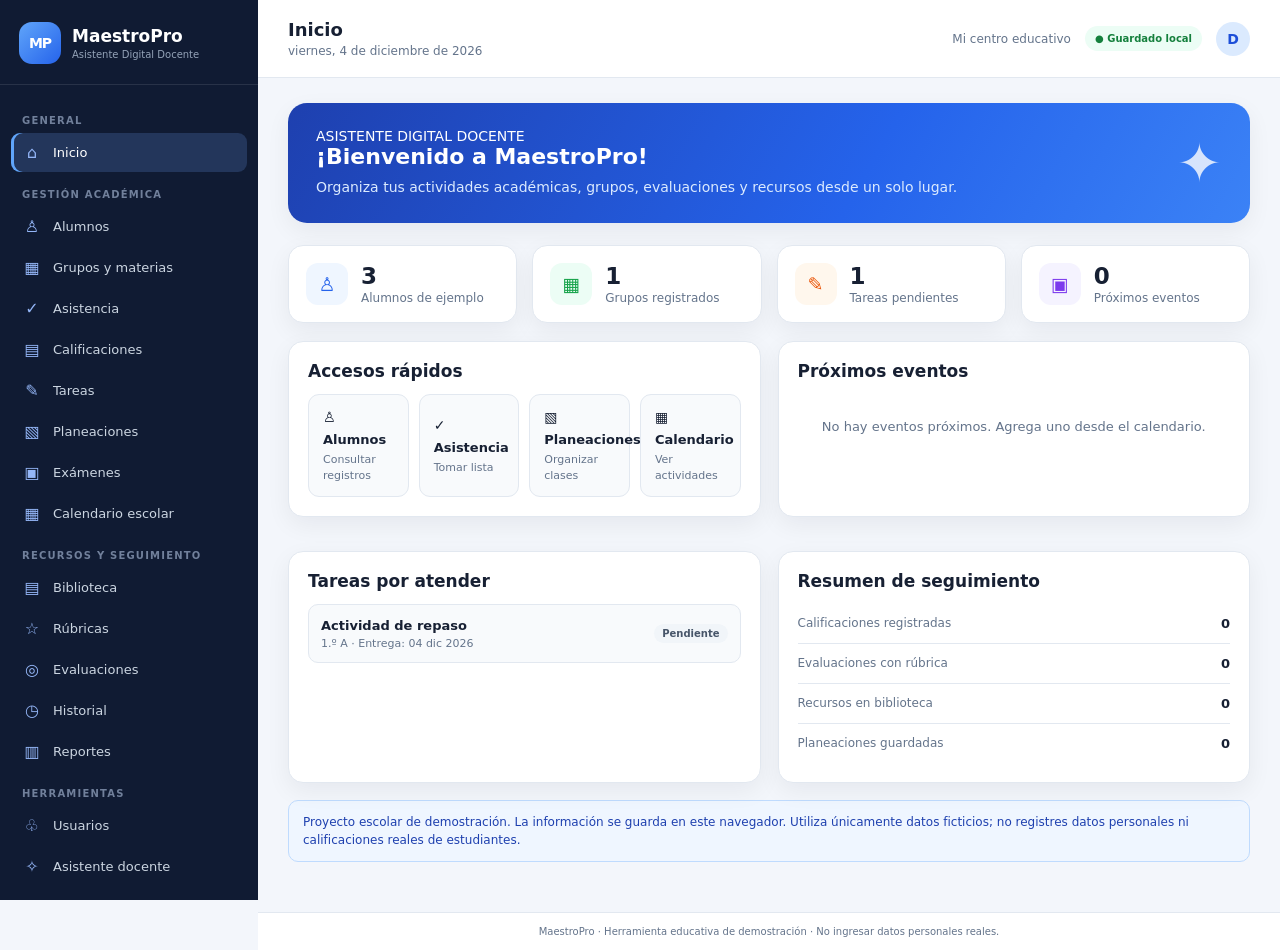
<file: MaestroPro-Nuevo/index.html>
<!DOCTYPE html>
<html lang="es">
<head>
  <meta charset="UTF-8">
  <meta name="viewport" content="width=device-width, initial-scale=1.0">
  <meta name="theme-color" content="#1d4ed8">
  <meta name="description" content="MaestroPro: asistente digital para organizar actividades docentes.">
  <title>MaestroPro | Asistente Digital Docente</title>
  <link rel="stylesheet" href="css/styles.css">
</head>
<body>
  <div class="app-shell">
    <aside class="sidebar" id="sidebar">
      <div class="brand">
        <div class="brand-mark">MP</div>
        <div><strong>MaestroPro</strong><small>Asistente Digital Docente</small></div>
      </div>
      <nav class="main-nav" aria-label="Navegación principal">
        <p class="nav-caption">GENERAL</p>
        <button class="nav-link active" data-page="inicio"><span>⌂</span> Inicio</button>
        <p class="nav-caption">GESTIÓN ACADÉMICA</p>
        <button class="nav-link" data-page="alumnos"><span>♙</span> Alumnos</button>
        <button class="nav-link" data-page="grupos"><span>▦</span> Grupos y materias</button>
        <button class="nav-link" data-page="asistencia"><span>✓</span> Asistencia</button>
        <button class="nav-link" data-page="calificaciones"><span>▤</span> Calificaciones</button>
        <button class="nav-link" data-page="tareas"><span>✎</span> Tareas</button>
        <button class="nav-link" data-page="planeaciones"><span>▧</span> Planeaciones</button>
        <button class="nav-link" data-page="examenes"><span>▣</span> Exámenes</button>
        <button class="nav-link" data-page="calendario"><span>▦</span> Calendario escolar</button>
        <p class="nav-caption">RECURSOS Y SEGUIMIENTO</p>
        <button class="nav-link" data-page="biblioteca"><span>▤</span> Biblioteca</button>
        <button class="nav-link" data-page="rubricas"><span>☆</span> Rúbricas</button>
        <button class="nav-link" data-page="evaluaciones"><span>◎</span> Evaluaciones</button>
        <button class="nav-link" data-page="historial"><span>◷</span> Historial</button>
        <button class="nav-link" data-page="reportes"><span>▥</span> Reportes</button>
        <p class="nav-caption">HERRAMIENTAS</p>
        <button class="nav-link" data-page="usuarios"><span>♧</span> Usuarios</button>
        <button class="nav-link" data-page="asistente"><span>✧</span> Asistente docente</button>
        <button class="nav-link" data-page="respaldos"><span>⇧</span> Respaldos</button>
        <button class="nav-link" data-page="configuracion"><span>⚙</span> Configuración</button>
      </nav>
      <div class="sidebar-footer"><span class="status-dot"></span> Proyecto escolar · Modo local</div>
    </aside>

    <main class="main-area">
      <header class="topbar">
        <div class="topbar-left">
          <button class="icon-button menu-toggle" id="menuToggle" aria-label="Abrir menú">☰</button>
          <div><h1 id="pageTitle">Inicio</h1><p id="currentDate"></p></div>
        </div>
        <div class="topbar-right">
          <span class="school-label" id="schoolLabel">Mi centro educativo</span><span class="local-chip">● Guardado local</span>
          <div class="avatar" title="Perfil de demostración">D</div>
        </div>
      </header>
      <section class="page-content" id="pageContent" aria-live="polite"></section>
      <footer class="app-footer">MaestroPro · Herramienta educativa de demostración · No ingresar datos personales reales.</footer>
    </main>
  </div>
  <div class="toast-region" id="toastRegion" aria-live="polite"></div>
  <script src="js/app.js"></script>
</body>
</html>
</file>
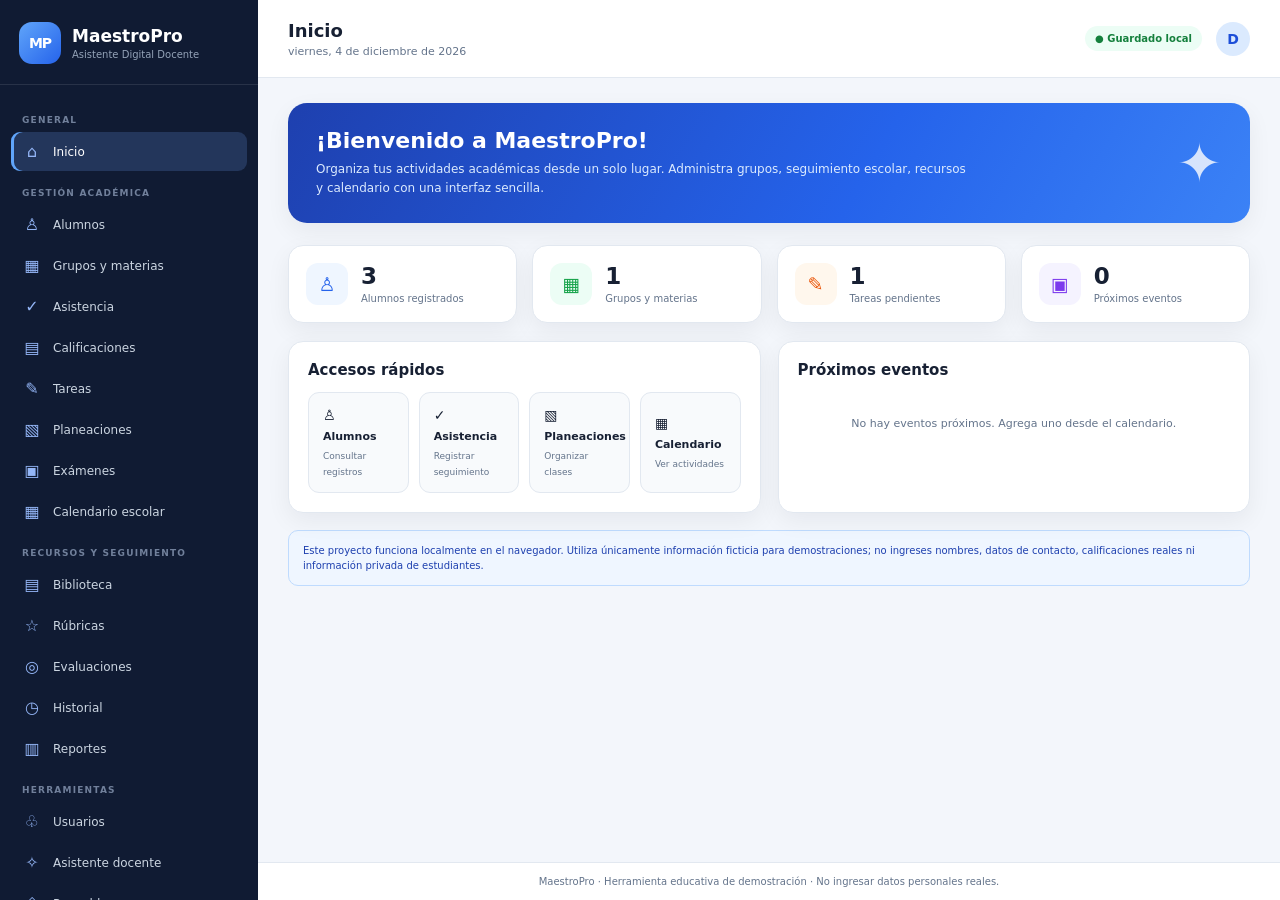
<file: MaestroPro-Nuevo/MaestroPro-Nuevo/index.html>
<!DOCTYPE html>
<html lang="es">
<head>
  <meta charset="UTF-8">
  <meta name="viewport" content="width=device-width, initial-scale=1.0">
  <meta name="theme-color" content="#1d4ed8">
  <meta name="description" content="MaestroPro: asistente digital para organizar actividades docentes.">
  <title>MaestroPro | Asistente Digital Docente</title>
  <link rel="stylesheet" href="css/styles.css">
</head>
<body>
  <div class="app-shell">
    <aside class="sidebar" id="sidebar">
      <div class="brand">
        <div class="brand-mark">MP</div>
        <div><strong>MaestroPro</strong><small>Asistente Digital Docente</small></div>
      </div>
      <nav class="main-nav" aria-label="Navegación principal">
        <p class="nav-caption">GENERAL</p>
        <button class="nav-link active" data-page="inicio"><span>⌂</span> Inicio</button>
        <p class="nav-caption">GESTIÓN ACADÉMICA</p>
        <button class="nav-link" data-page="alumnos"><span>♙</span> Alumnos</button>
        <button class="nav-link" data-page="grupos"><span>▦</span> Grupos y materias</button>
        <button class="nav-link" data-page="asistencia"><span>✓</span> Asistencia</button>
        <button class="nav-link" data-page="calificaciones"><span>▤</span> Calificaciones</button>
        <button class="nav-link" data-page="tareas"><span>✎</span> Tareas</button>
        <button class="nav-link" data-page="planeaciones"><span>▧</span> Planeaciones</button>
        <button class="nav-link" data-page="examenes"><span>▣</span> Exámenes</button>
        <button class="nav-link" data-page="calendario"><span>▦</span> Calendario escolar</button>
        <p class="nav-caption">RECURSOS Y SEGUIMIENTO</p>
        <button class="nav-link" data-page="biblioteca"><span>▤</span> Biblioteca</button>
        <button class="nav-link" data-page="rubricas"><span>☆</span> Rúbricas</button>
        <button class="nav-link" data-page="evaluaciones"><span>◎</span> Evaluaciones</button>
        <button class="nav-link" data-page="historial"><span>◷</span> Historial</button>
        <button class="nav-link" data-page="reportes"><span>▥</span> Reportes</button>
        <p class="nav-caption">HERRAMIENTAS</p>
        <button class="nav-link" data-page="usuarios"><span>♧</span> Usuarios</button>
        <button class="nav-link" data-page="asistente"><span>✧</span> Asistente docente</button>
        <button class="nav-link" data-page="respaldos"><span>⇧</span> Respaldos</button>
        <button class="nav-link" data-page="configuracion"><span>⚙</span> Configuración</button>
      </nav>
      <div class="sidebar-footer"><span class="status-dot"></span> Proyecto escolar · Modo local</div>
    </aside>

    <main class="main-area">
      <header class="topbar">
        <div class="topbar-left">
          <button class="icon-button menu-toggle" id="menuToggle" aria-label="Abrir menú">☰</button>
          <div><h1 id="pageTitle">Inicio</h1><p id="currentDate"></p></div>
        </div>
        <div class="topbar-right">
          <span class="local-chip">● Guardado local</span>
          <div class="avatar" title="Perfil de demostración">D</div>
        </div>
      </header>
      <section class="page-content" id="pageContent" aria-live="polite"></section>
      <footer class="app-footer">MaestroPro · Herramienta educativa de demostración · No ingresar datos personales reales.</footer>
    </main>
  </div>
  <div class="toast-region" id="toastRegion" aria-live="polite"></div>
  <script src="js/app.js"></script>
</body>
</html>
</file>
<file: MaestroPro-Nuevo/css/styles.css>
:root{--bg:#f3f6fb;--surface:#fff;--surface-2:#f8fafc;--text:#172033;--muted:#64748b;--border:#e2e8f0;--primary:#2563eb;--primary-dark:#1d4ed8;--primary-soft:#eff6ff;--green:#16a34a;--red:#dc2626;--orange:#ea580c;--purple:#7c3aed;--shadow:0 8px 25px rgba(15,23,42,.06);--sidebar:#101b33;--sidebar-text:#cbd5e1;--radius:15px}
*{box-sizing:border-box}body{margin:0;background:var(--bg);color:var(--text);font-family:Inter,system-ui,-apple-system,BlinkMacSystemFont,"Segoe UI",sans-serif;font-size:14px}button,input,select,textarea{font:inherit}button{cursor:pointer}.app-shell{min-height:100vh;display:flex}.sidebar{width:258px;flex:0 0 258px;background:var(--sidebar);color:white;display:flex;flex-direction:column;height:100vh;position:sticky;top:0;overflow-y:auto;z-index:30}.brand{display:flex;align-items:center;gap:11px;padding:22px 19px 20px;border-bottom:1px solid rgba(255,255,255,.1)}.brand-mark{width:42px;height:42px;border-radius:13px;background:linear-gradient(135deg,#60a5fa,#2563eb);display:grid;place-items:center;font-weight:800;letter-spacing:-1px}.brand strong{display:block;font-size:17px}.brand small{display:block;color:#94a3b8;font-size:10px;margin-top:3px}.main-nav{padding:13px 11px;flex:1}.nav-caption{font-size:9px;font-weight:800;letter-spacing:1.2px;color:#71809b;margin:17px 11px 7px}.nav-link{border:0;background:transparent;color:var(--sidebar-text);width:100%;text-align:left;padding:10px 12px;border-radius:9px;display:flex;align-items:center;gap:12px;margin:2px 0;font-size:12px;transition:.18s}.nav-link span{font-size:16px;width:18px;text-align:center;color:#94b6f7}.nav-link:hover,.nav-link.active{background:#23365b;color:white}.nav-link.active{box-shadow:inset 3px 0 #60a5fa}.sidebar-footer{padding:15px 18px;color:#94a3b8;font-size:10px;border-top:1px solid rgba(255,255,255,.1)}.status-dot{display:inline-block;width:7px;height:7px;background:#22c55e;border-radius:50%;margin-right:6px}.main-area{min-width:0;flex:1;display:flex;flex-direction:column}.topbar{height:78px;background:var(--surface);border-bottom:1px solid var(--border);display:flex;align-items:center;justify-content:space-between;padding:0 30px;position:sticky;top:0;z-index:20}.topbar-left,.topbar-right{display:flex;align-items:center;gap:14px}.topbar h1{font-size:18px;margin:0;font-weight:750}.topbar p{font-size:11px;color:var(--muted);margin:4px 0 0}.icon-button{border:1px solid var(--border);background:var(--surface);border-radius:9px;padding:8px 10px;color:var(--text)}.menu-toggle{display:none}.local-chip{font-size:10px;background:#ecfdf5;color:#15803d;padding:7px 10px;border-radius:30px;font-weight:700}.avatar{width:34px;height:34px;border-radius:50%;background:#dbeafe;color:#1d4ed8;display:grid;place-items:center;font-weight:800}.page-content{padding:25px 30px 35px;max-width:1600px;width:100%;margin:0 auto;flex:1}.app-footer{text-align:center;padding:13px 20px;color:var(--muted);font-size:10px;border-top:1px solid var(--border);background:var(--surface)}
.welcome{background:linear-gradient(120deg,#1e40af,#2563eb 60%,#3b82f6);border-radius:19px;padding:25px 28px;color:#fff;display:flex;align-items:center;justify-content:space-between;gap:20px;box-shadow:var(--shadow);margin-bottom:22px}.welcome h2{font-size:22px;margin:0 0 7px}.welcome p{margin:0;color:#dbeafe;line-height:1.6;font-size:12px;max-width:650px}.welcome-mark{font-size:54px;opacity:.8}.stats-grid{display:grid;grid-template-columns:repeat(4,minmax(0,1fr));gap:15px;margin:18px 0}.stat-card,.card{background:var(--surface);border:1px solid var(--border);border-radius:var(--radius);box-shadow:var(--shadow)}.stat-card{padding:17px;display:flex;align-items:center;gap:13px}.stat-icon{width:42px;height:42px;border-radius:12px;display:grid;place-items:center;font-size:19px;background:var(--primary-soft);color:var(--primary)}.stat-card:nth-child(2) .stat-icon{background:#ecfdf5;color:var(--green)}.stat-card:nth-child(3) .stat-icon{background:#fff7ed;color:var(--orange)}.stat-card:nth-child(4) .stat-icon{background:#f5f3ff;color:var(--purple)}.stat-card strong{display:block;font-size:23px}.stat-card small{color:var(--muted);font-size:10px}.content-grid{display:grid;grid-template-columns:repeat(2,minmax(0,1fr));gap:17px}.card{padding:19px;margin-bottom:17px}.card h2,.card h3{margin:0 0 13px}.card h2{font-size:15px}.card h3{font-size:13px}.card-subtitle{color:var(--muted);font-size:11px;margin-top:-7px;margin-bottom:14px}.module-header{display:flex;align-items:flex-start;justify-content:space-between;gap:15px;margin-bottom:18px}.module-header h2{font-size:22px;margin:0 0 6px}.module-header p{margin:0;color:var(--muted);font-size:12px;line-height:1.5}.module-actions{display:flex;gap:8px;flex-wrap:wrap}.btn{border:0;border-radius:9px;padding:10px 14px;font-size:11px;font-weight:700;display:inline-flex;align-items:center;justify-content:center;gap:7px;transition:.18s}.btn-primary{background:var(--primary);color:white}.btn-primary:hover{background:var(--primary-dark)}.btn-secondary{background:var(--surface-2);color:var(--text);border:1px solid var(--border)}.btn-danger{background:#fef2f2;color:#b91c1c;border:1px solid #fecaca}.btn-success{background:#ecfdf5;color:#15803d;border:1px solid #bbf7d0}.btn-small{padding:7px 9px;font-size:10px}.form-grid{display:grid;grid-template-columns:repeat(2,minmax(0,1fr));gap:13px}.form-group{display:flex;flex-direction:column;gap:6px;margin-bottom:12px}.form-group.full{grid-column:1/-1}.form-group label{font-size:10px;font-weight:700;color:#475569}.form-group input,.form-group select,.form-group textarea,.toolbar input,.toolbar select{border:1px solid var(--border);border-radius:8px;padding:10px 11px;background:var(--surface);color:var(--text);outline:none;width:100%;font-size:11px}.form-group textarea{min-height:84px;resize:vertical}.form-group input:focus,.form-group select:focus,.form-group textarea:focus,.toolbar input:focus{border-color:#60a5fa;box-shadow:0 0 0 3px rgba(37,99,235,.1)}.form-actions{display:flex;gap:8px;align-items:center}.table-wrap{width:100%;overflow-x:auto}table{border-collapse:collapse;width:100%;min-width:520px}th,td{text-align:left;padding:11px 10px;border-bottom:1px solid var(--border);font-size:10px;vertical-align:middle}th{color:#64748b;background:var(--surface-2);font-weight:800;letter-spacing:.3px}td{color:var(--text)}tbody tr:hover{background:#f8fbff}.empty-state{text-align:center;padding:25px 12px;color:var(--muted);font-size:11px}.toolbar{display:flex;gap:9px;align-items:center;flex-wrap:wrap;margin-bottom:14px}.toolbar input{max-width:270px}.toolbar select{max-width:190px}.badge{display:inline-flex;padding:4px 8px;border-radius:30px;font-size:9px;font-weight:800;background:#eff6ff;color:#1d4ed8}.badge.green{background:#ecfdf5;color:#15803d}.badge.red{background:#fef2f2;color:#b91c1c}.badge.orange{background:#fff7ed;color:#c2410c}.badge.gray{background:#f1f5f9;color:#475569}.muted{color:var(--muted)}.quick-actions{display:grid;grid-template-columns:repeat(4,minmax(0,1fr));gap:10px}.quick-action{background:var(--surface-2);border:1px solid var(--border);padding:14px;border-radius:11px;text-align:left;color:var(--text)}.quick-action:hover{border-color:#93c5fd;background:var(--primary-soft)}.quick-action strong{display:block;font-size:11px;margin:7px 0 3px}.quick-action small{font-size:9px;color:var(--muted)}.notice{background:#fffbeb;border:1px solid #fde68a;border-radius:10px;padding:12px 14px;font-size:10px;color:#92400e;line-height:1.5;margin-bottom:15px}.notice.blue{background:#eff6ff;border-color:#bfdbfe;color:#1e40af}.notice.green{background:#ecfdf5;border-color:#bbf7d0;color:#166534}.calendar-navigation{display:flex;align-items:center;justify-content:space-between;gap:12px;margin:12px 0 16px}.calendar-navigation h3{text-transform:capitalize;margin:0;font-size:16px}.monthly-grid{display:grid;grid-template-columns:repeat(7,minmax(0,1fr));gap:7px}.calendar-weekday{text-align:center;font-weight:800;color:#64748b;font-size:10px;padding:9px 2px;background:var(--surface-2);border-radius:8px}.calendar-day{min-height:76px;padding:8px 5px;border:1px solid var(--border);border-radius:9px;background:var(--surface);display:flex;flex-direction:column;align-items:center;gap:5px;cursor:pointer;transition:.15s}.calendar-day:hover{border-color:#60a5fa;background:#eff6ff}.calendar-day.empty{background:transparent;border-color:transparent;cursor:default}.calendar-day.today{border:2px solid #2563eb;background:#eff6ff}.calendar-day.selected{background:#dbeafe;border:2px solid #2563eb;color:#1e40af;font-weight:800}.calendar-day.has-events{background:#f0f7ff;border-color:#93c5fd}.calendar-day strong{font-size:12px}.calendar-event-count{display:inline-flex;min-width:19px;height:19px;align-items:center;justify-content:center;padding:0 5px;border-radius:20px;background:#2563eb;color:#fff;font-size:9px;font-weight:800}.calendar-event-indicators{display:flex;gap:4px;flex-wrap:wrap;justify-content:center}.calendar-event-dot,.legend-dot{display:inline-block;width:9px;height:9px;min-width:9px;height:9px;border-radius:50%}.event-activity{background:#16a34a}.event-exam{background:#dc2626}.event-meeting{background:#2563eb}.event-delivery{background:#ea580c}.event-other{background:#6b7280}.calendar-legend{display:flex;gap:12px;flex-wrap:wrap;margin:14px 0}.calendar-legend span{display:flex;align-items:center;gap:6px;font-size:10px;color:var(--muted)}.calendar-day-detail{margin-top:16px;padding:14px;background:var(--surface-2);border:1px solid var(--border);border-radius:11px}.calendar-day-detail h3{margin:0 0 10px;font-size:12px}.event-row{display:flex;justify-content:space-between;align-items:center;gap:10px;padding:9px 0;border-bottom:1px solid var(--border);font-size:10px}.event-row:last-child{border-bottom:0}.event-type-dot{width:8px;height:8px;border-radius:50%;display:inline-block;margin-right:6px}.list-stack{display:grid;gap:9px}.list-item{padding:12px;border:1px solid var(--border);border-radius:10px;background:var(--surface-2);display:flex;justify-content:space-between;gap:10px;align-items:center}.list-item strong{font-size:11px}.list-item small{display:block;color:var(--muted);font-size:9px;margin-top:4px}.progress{height:7px;border-radius:20px;background:#e2e8f0;overflow:hidden}.progress span{display:block;height:100%;background:#2563eb;border-radius:20px}.toast-region{position:fixed;right:18px;bottom:18px;z-index:100;display:grid;gap:8px}.toast{padding:12px 16px;border-radius:10px;background:#172033;color:#fff;box-shadow:var(--shadow);font-size:11px;animation:slideIn .2s ease}@keyframes slideIn{from{transform:translateY(8px);opacity:0}to{transform:translateY(0);opacity:1}}.theme-dark{--bg:#0b1220;--surface:#111c2e;--surface-2:#172338;--text:#e5edf8;--muted:#9aaac0;--border:#2b3a52;--primary-soft:#172b50;--sidebar:#080e1b;--shadow:0 8px 25px rgba(0,0,0,.17)}.theme-dark .topbar,.theme-dark .app-footer{background:var(--surface)}.theme-dark .nav-link:hover,.theme-dark .nav-link.active{background:#1c2d4c}.theme-dark .calendar-day{background:var(--surface)}.theme-dark .calendar-day.today,.theme-dark .calendar-day.selected{background:#18345f}.theme-dark .calendar-day.has-events{background:#142b4a}.theme-dark .notice{background:#392c12;color:#fcd34d;border-color:#6b501a}.theme-dark .notice.blue{background:#142b4a;color:#bfdbfe;border-color:#244979}.theme-dark .notice.green{background:#123325;color:#bbf7d0;border-color:#20563b}
@media(max-width:1100px){.sidebar{width:230px;flex-basis:230px}.page-content{padding:22px}.stats-grid{grid-template-columns:repeat(2,minmax(0,1fr))}.quick-actions{grid-template-columns:repeat(2,minmax(0,1fr))}}
@media(max-width:760px){.sidebar{position:fixed;left:-270px;top:0;bottom:0;width:258px;transition:left .22s;box-shadow:var(--shadow)}.sidebar.open{left:0}.menu-toggle{display:inline-block}.topbar{height:68px;padding:0 14px}.topbar h1{font-size:15px}.topbar p{font-size:9px}.page-content{padding:16px 13px 25px}.local-chip{display:none}.content-grid{grid-template-columns:1fr}.module-header{flex-direction:column}.module-header h2{font-size:19px}.welcome{padding:20px}.welcome h2{font-size:18px}.welcome-mark{font-size:38px}.calendar-day{min-height:57px;padding:6px 2px}.calendar-weekday{font-size:9px;padding:7px 1px}.monthly-grid{gap:4px}.calendar-day strong{font-size:10px}.calendar-event-dot{width:7px;min-width:7px;height:7px}.calendar-event-count{min-width:16px;height:16px;font-size:8px}.form-grid{grid-template-columns:1fr}.form-group.full{grid-column:auto}.stats-grid{gap:9px}.stat-card{padding:12px;gap:9px}.stat-card strong{font-size:19px}.stat-icon{width:35px;height:35px}.quick-actions{gap:8px}}
@media(max-width:390px){.stats-grid{grid-template-columns:repeat(2,minmax(0,1fr))}.calendar-legend{gap:8px}.calendar-legend span{font-size:9px}.welcome-mark{display:none}}


/* ==========================================================
   ACABADO FINAL · LEGIBILIDAD, ACCESIBILIDAD Y PRESENTACIÓN
========================================================== */
:focus-visible {
  outline: 3px solid #60a5fa;
  outline-offset: 2px;
}
.nav-link { font-size: 13px; }
.nav-caption { font-size: 10px; }
.sidebar-footer { font-size: 11px; }
.topbar p { font-size: 12px; }
.school-label { font-size: 12px; color: var(--muted); }
.welcome p { font-size: 14px; }
.stat-card small { font-size: 12px; }
.card h2 { font-size: 17px; }
.card h3 { font-size: 14px; }
.card-subtitle, .module-header p { font-size: 13px; }
.module-header h2 { font-size: 24px; }
.btn { font-size: 12px; min-height: 38px; }
.btn-small { font-size: 11px; min-height: 32px; }
.form-group label { font-size: 12px; }
.form-group input,
.form-group select,
.form-group textarea,
.toolbar input,
.toolbar select { font-size: 13px; min-height: 42px; }
.form-group textarea { min-height: 100px; }
th, td { font-size: 12px; padding: 12px; }
.empty-state { font-size: 13px; }
.badge { font-size: 10px; }
.notice { font-size: 12px; }
.quick-action strong { font-size: 13px; }
.quick-action small { font-size: 11px; }
.list-item strong { font-size: 13px; }
.list-item small { font-size: 11px; }
.calendar-weekday { font-size: 11px; }
.calendar-day strong { font-size: 13px; }
.calendar-legend span { font-size: 12px; }
.event-row { font-size: 12px; }
.event-row small { display: block; color: var(--muted); margin-top: 4px; }
.inline-actions { display: flex; gap: 6px; flex-wrap: wrap; justify-content: flex-end; }
.resource-stats { display: grid; grid-template-columns: repeat(3, minmax(0, 1fr)); gap: 10px; }
.resource-stats > div { padding: 13px; border: 1px solid var(--border); background: var(--surface-2); border-radius: 10px; display: flex; justify-content: space-between; gap: 8px; }
.resource-stats span { color: var(--muted); font-size: 12px; }
.resource-stats strong { font-size: 16px; }
.criterion-row { display: grid; grid-template-columns: minmax(0, 1fr) minmax(150px, 220px); align-items: center; gap: 12px; padding: 10px 0; border-bottom: 1px solid var(--border); }
.criterion-row label { font-size: 13px; }
.criterion-row select { border: 1px solid var(--border); border-radius: 8px; padding: 9px; background: var(--surface); color: var(--text); }
.rubric-scale { display: flex; flex-wrap: wrap; gap: 8px; margin: 12px 0; }
.rubric-scale span { padding: 7px 9px; border-radius: 8px; background: var(--surface-2); border: 1px solid var(--border); font-size: 11px; }
.score-preview { margin-top: 12px; padding: 10px 12px; background: var(--primary-soft); color: var(--primary-dark); border-radius: 9px; font-size: 12px; }
.detail-modal { max-height: min(88vh, 760px); overflow: auto; }
button:hover { filter: brightness(.98); }
button:disabled { opacity: .55; cursor: not-allowed; }
@media (max-width: 760px) {
  .module-header h2 { font-size: 21px; }
  .welcome p { font-size: 13px; }
  th, td { font-size: 11px; padding: 10px 8px; }
  .resource-stats { grid-template-columns: repeat(2, minmax(0, 1fr)); }
  .criterion-row { grid-template-columns: 1fr; gap: 7px; }
}
@media (max-width: 420px) {
  .resource-stats { grid-template-columns: 1fr 1fr; }
  .calendar-legend span { font-size: 10px; }
  .event-row { align-items: flex-start; flex-direction: column; }
  .inline-actions { justify-content: flex-start; }
}
@media print {
  body { background: #fff !important; color: #111 !important; }
  .sidebar, .topbar, .app-footer, .module-actions, button, .toolbar { display: none !important; }
  .main-area, .page-content { display: block; width: 100%; max-width: none; padding: 0; }
  .card, .stat-card { box-shadow: none; break-inside: avoid; border: 1px solid #bbb; }
  table { min-width: 0; }
  th, td { color: #111 !important; font-size: 10pt; }
}


/* Ajustes de presentación para paneles, métricas y seguimiento */
.metric-lines {
  display: grid;
  gap: 0;
}
.metric-lines > div {
  display: flex;
  align-items: center;
  justify-content: space-between;
  gap: 16px;
  padding: 11px 0;
  border-bottom: 1px solid var(--border);
}
.metric-lines > div:last-child { border-bottom: 0; }
.metric-lines span { color: var(--muted); font-size: 12px; line-height: 1.4; }
.metric-lines strong { color: var(--text); font-size: 13px; text-align: right; }
.report-progress { padding: 12px 0; }
.report-progress > div:first-child {
  display: flex;
  justify-content: space-between;
  gap: 12px;
  margin-bottom: 8px;
  color: var(--text);
  font-size: 13px;
}
.report-progress small { display: block; margin-top: 7px; color: var(--muted); font-size: 11px; }
.recommendation-list { margin: 0; padding-left: 20px; color: var(--muted); line-height: 1.8; font-size: 12px; }
.table-subtext { display: block; margin-top: 4px; max-width: 320px; color: var(--muted); font-size: 11px; line-height: 1.45; }
.event-type-label { display: inline-flex; align-items: center; gap: 7px; white-space: nowrap; }
.calendar-today-action { margin: -5px 0 12px; }
.calendar-day-detail { min-height: 88px; }
.score-preview { font-weight: 700; }

@media (max-width: 760px) {
  .metric-lines > div { align-items: flex-start; }
  .metric-lines span { font-size: 11px; }
  .metric-lines strong { font-size: 12px; }
  .table-subtext { max-width: 220px; }
}


/* Ajuste de alineación de métricas para evitar etiquetas pegadas */
.metric-lines > div {
  display: grid;
  grid-template-columns: minmax(0, 1fr) auto;
  align-items: center;
  column-gap: 20px;
}
.metric-lines span { min-width: 0; }
.metric-lines strong { white-space: nowrap; }
@media (max-width: 420px) {
  .metric-lines > div { column-gap: 12px; }
  .metric-lines span { font-size: 11px; }
}
</file>
<file: MaestroPro-Nuevo/MaestroPro-Nuevo/css/styles.css>
:root{--bg:#f3f6fb;--surface:#fff;--surface-2:#f8fafc;--text:#172033;--muted:#64748b;--border:#e2e8f0;--primary:#2563eb;--primary-dark:#1d4ed8;--primary-soft:#eff6ff;--green:#16a34a;--red:#dc2626;--orange:#ea580c;--purple:#7c3aed;--shadow:0 8px 25px rgba(15,23,42,.06);--sidebar:#101b33;--sidebar-text:#cbd5e1;--radius:15px}
*{box-sizing:border-box}body{margin:0;background:var(--bg);color:var(--text);font-family:Inter,system-ui,-apple-system,BlinkMacSystemFont,"Segoe UI",sans-serif;font-size:14px}button,input,select,textarea{font:inherit}button{cursor:pointer}.app-shell{min-height:100vh;display:flex}.sidebar{width:258px;flex:0 0 258px;background:var(--sidebar);color:white;display:flex;flex-direction:column;height:100vh;position:sticky;top:0;overflow-y:auto;z-index:30}.brand{display:flex;align-items:center;gap:11px;padding:22px 19px 20px;border-bottom:1px solid rgba(255,255,255,.1)}.brand-mark{width:42px;height:42px;border-radius:13px;background:linear-gradient(135deg,#60a5fa,#2563eb);display:grid;place-items:center;font-weight:800;letter-spacing:-1px}.brand strong{display:block;font-size:17px}.brand small{display:block;color:#94a3b8;font-size:10px;margin-top:3px}.main-nav{padding:13px 11px;flex:1}.nav-caption{font-size:9px;font-weight:800;letter-spacing:1.2px;color:#71809b;margin:17px 11px 7px}.nav-link{border:0;background:transparent;color:var(--sidebar-text);width:100%;text-align:left;padding:10px 12px;border-radius:9px;display:flex;align-items:center;gap:12px;margin:2px 0;font-size:12px;transition:.18s}.nav-link span{font-size:16px;width:18px;text-align:center;color:#94b6f7}.nav-link:hover,.nav-link.active{background:#23365b;color:white}.nav-link.active{box-shadow:inset 3px 0 #60a5fa}.sidebar-footer{padding:15px 18px;color:#94a3b8;font-size:10px;border-top:1px solid rgba(255,255,255,.1)}.status-dot{display:inline-block;width:7px;height:7px;background:#22c55e;border-radius:50%;margin-right:6px}.main-area{min-width:0;flex:1;display:flex;flex-direction:column}.topbar{height:78px;background:var(--surface);border-bottom:1px solid var(--border);display:flex;align-items:center;justify-content:space-between;padding:0 30px;position:sticky;top:0;z-index:20}.topbar-left,.topbar-right{display:flex;align-items:center;gap:14px}.topbar h1{font-size:18px;margin:0;font-weight:750}.topbar p{font-size:11px;color:var(--muted);margin:4px 0 0}.icon-button{border:1px solid var(--border);background:var(--surface);border-radius:9px;padding:8px 10px;color:var(--text)}.menu-toggle{display:none}.local-chip{font-size:10px;background:#ecfdf5;color:#15803d;padding:7px 10px;border-radius:30px;font-weight:700}.avatar{width:34px;height:34px;border-radius:50%;background:#dbeafe;color:#1d4ed8;display:grid;place-items:center;font-weight:800}.page-content{padding:25px 30px 35px;max-width:1600px;width:100%;margin:0 auto;flex:1}.app-footer{text-align:center;padding:13px 20px;color:var(--muted);font-size:10px;border-top:1px solid var(--border);background:var(--surface)}
.welcome{background:linear-gradient(120deg,#1e40af,#2563eb 60%,#3b82f6);border-radius:19px;padding:25px 28px;color:#fff;display:flex;align-items:center;justify-content:space-between;gap:20px;box-shadow:var(--shadow);margin-bottom:22px}.welcome h2{font-size:22px;margin:0 0 7px}.welcome p{margin:0;color:#dbeafe;line-height:1.6;font-size:12px;max-width:650px}.welcome-mark{font-size:54px;opacity:.8}.stats-grid{display:grid;grid-template-columns:repeat(4,minmax(0,1fr));gap:15px;margin:18px 0}.stat-card,.card{background:var(--surface);border:1px solid var(--border);border-radius:var(--radius);box-shadow:var(--shadow)}.stat-card{padding:17px;display:flex;align-items:center;gap:13px}.stat-icon{width:42px;height:42px;border-radius:12px;display:grid;place-items:center;font-size:19px;background:var(--primary-soft);color:var(--primary)}.stat-card:nth-child(2) .stat-icon{background:#ecfdf5;color:var(--green)}.stat-card:nth-child(3) .stat-icon{background:#fff7ed;color:var(--orange)}.stat-card:nth-child(4) .stat-icon{background:#f5f3ff;color:var(--purple)}.stat-card strong{display:block;font-size:23px}.stat-card small{color:var(--muted);font-size:10px}.content-grid{display:grid;grid-template-columns:repeat(2,minmax(0,1fr));gap:17px}.card{padding:19px;margin-bottom:17px}.card h2,.card h3{margin:0 0 13px}.card h2{font-size:15px}.card h3{font-size:13px}.card-subtitle{color:var(--muted);font-size:11px;margin-top:-7px;margin-bottom:14px}.module-header{display:flex;align-items:flex-start;justify-content:space-between;gap:15px;margin-bottom:18px}.module-header h2{font-size:22px;margin:0 0 6px}.module-header p{margin:0;color:var(--muted);font-size:12px;line-height:1.5}.module-actions{display:flex;gap:8px;flex-wrap:wrap}.btn{border:0;border-radius:9px;padding:10px 14px;font-size:11px;font-weight:700;display:inline-flex;align-items:center;justify-content:center;gap:7px;transition:.18s}.btn-primary{background:var(--primary);color:white}.btn-primary:hover{background:var(--primary-dark)}.btn-secondary{background:var(--surface-2);color:var(--text);border:1px solid var(--border)}.btn-danger{background:#fef2f2;color:#b91c1c;border:1px solid #fecaca}.btn-success{background:#ecfdf5;color:#15803d;border:1px solid #bbf7d0}.btn-small{padding:7px 9px;font-size:10px}.form-grid{display:grid;grid-template-columns:repeat(2,minmax(0,1fr));gap:13px}.form-group{display:flex;flex-direction:column;gap:6px;margin-bottom:12px}.form-group.full{grid-column:1/-1}.form-group label{font-size:10px;font-weight:700;color:#475569}.form-group input,.form-group select,.form-group textarea,.toolbar input,.toolbar select{border:1px solid var(--border);border-radius:8px;padding:10px 11px;background:var(--surface);color:var(--text);outline:none;width:100%;font-size:11px}.form-group textarea{min-height:84px;resize:vertical}.form-group input:focus,.form-group select:focus,.form-group textarea:focus,.toolbar input:focus{border-color:#60a5fa;box-shadow:0 0 0 3px rgba(37,99,235,.1)}.form-actions{display:flex;gap:8px;align-items:center}.table-wrap{width:100%;overflow-x:auto}table{border-collapse:collapse;width:100%;min-width:520px}th,td{text-align:left;padding:11px 10px;border-bottom:1px solid var(--border);font-size:10px;vertical-align:middle}th{color:#64748b;background:var(--surface-2);font-weight:800;letter-spacing:.3px}td{color:var(--text)}tbody tr:hover{background:#f8fbff}.empty-state{text-align:center;padding:25px 12px;color:var(--muted);font-size:11px}.toolbar{display:flex;gap:9px;align-items:center;flex-wrap:wrap;margin-bottom:14px}.toolbar input{max-width:270px}.toolbar select{max-width:190px}.badge{display:inline-flex;padding:4px 8px;border-radius:30px;font-size:9px;font-weight:800;background:#eff6ff;color:#1d4ed8}.badge.green{background:#ecfdf5;color:#15803d}.badge.red{background:#fef2f2;color:#b91c1c}.badge.orange{background:#fff7ed;color:#c2410c}.badge.gray{background:#f1f5f9;color:#475569}.muted{color:var(--muted)}.quick-actions{display:grid;grid-template-columns:repeat(4,minmax(0,1fr));gap:10px}.quick-action{background:var(--surface-2);border:1px solid var(--border);padding:14px;border-radius:11px;text-align:left;color:var(--text)}.quick-action:hover{border-color:#93c5fd;background:var(--primary-soft)}.quick-action strong{display:block;font-size:11px;margin:7px 0 3px}.quick-action small{font-size:9px;color:var(--muted)}.notice{background:#fffbeb;border:1px solid #fde68a;border-radius:10px;padding:12px 14px;font-size:10px;color:#92400e;line-height:1.5;margin-bottom:15px}.notice.blue{background:#eff6ff;border-color:#bfdbfe;color:#1e40af}.notice.green{background:#ecfdf5;border-color:#bbf7d0;color:#166534}.calendar-navigation{display:flex;align-items:center;justify-content:space-between;gap:12px;margin:12px 0 16px}.calendar-navigation h3{text-transform:capitalize;margin:0;font-size:16px}.monthly-grid{display:grid;grid-template-columns:repeat(7,minmax(0,1fr));gap:7px}.calendar-weekday{text-align:center;font-weight:800;color:#64748b;font-size:10px;padding:9px 2px;background:var(--surface-2);border-radius:8px}.calendar-day{min-height:76px;padding:8px 5px;border:1px solid var(--border);border-radius:9px;background:var(--surface);display:flex;flex-direction:column;align-items:center;gap:5px;cursor:pointer;transition:.15s}.calendar-day:hover{border-color:#60a5fa;background:#eff6ff}.calendar-day.empty{background:transparent;border-color:transparent;cursor:default}.calendar-day.today{border:2px solid #2563eb;background:#eff6ff}.calendar-day.selected{background:#dbeafe;border:2px solid #2563eb;color:#1e40af;font-weight:800}.calendar-day.has-events{background:#f0f7ff;border-color:#93c5fd}.calendar-day strong{font-size:12px}.calendar-event-count{display:inline-flex;min-width:19px;height:19px;align-items:center;justify-content:center;padding:0 5px;border-radius:20px;background:#2563eb;color:#fff;font-size:9px;font-weight:800}.calendar-event-indicators{display:flex;gap:4px;flex-wrap:wrap;justify-content:center}.calendar-event-dot,.legend-dot{display:inline-block;width:9px;height:9px;min-width:9px;height:9px;border-radius:50%}.event-activity{background:#16a34a}.event-exam{background:#dc2626}.event-meeting{background:#2563eb}.event-delivery{background:#ea580c}.event-other{background:#6b7280}.calendar-legend{display:flex;gap:12px;flex-wrap:wrap;margin:14px 0}.calendar-legend span{display:flex;align-items:center;gap:6px;font-size:10px;color:var(--muted)}.calendar-day-detail{margin-top:16px;padding:14px;background:var(--surface-2);border:1px solid var(--border);border-radius:11px}.calendar-day-detail h3{margin:0 0 10px;font-size:12px}.event-row{display:flex;justify-content:space-between;align-items:center;gap:10px;padding:9px 0;border-bottom:1px solid var(--border);font-size:10px}.event-row:last-child{border-bottom:0}.event-type-dot{width:8px;height:8px;border-radius:50%;display:inline-block;margin-right:6px}.list-stack{display:grid;gap:9px}.list-item{padding:12px;border:1px solid var(--border);border-radius:10px;background:var(--surface-2);display:flex;justify-content:space-between;gap:10px;align-items:center}.list-item strong{font-size:11px}.list-item small{display:block;color:var(--muted);font-size:9px;margin-top:4px}.progress{height:7px;border-radius:20px;background:#e2e8f0;overflow:hidden}.progress span{display:block;height:100%;background:#2563eb;border-radius:20px}.toast-region{position:fixed;right:18px;bottom:18px;z-index:100;display:grid;gap:8px}.toast{padding:12px 16px;border-radius:10px;background:#172033;color:#fff;box-shadow:var(--shadow);font-size:11px;animation:slideIn .2s ease}@keyframes slideIn{from{transform:translateY(8px);opacity:0}to{transform:translateY(0);opacity:1}}.theme-dark{--bg:#0b1220;--surface:#111c2e;--surface-2:#172338;--text:#e5edf8;--muted:#9aaac0;--border:#2b3a52;--primary-soft:#172b50;--sidebar:#080e1b;--shadow:0 8px 25px rgba(0,0,0,.17)}.theme-dark .topbar,.theme-dark .app-footer{background:var(--surface)}.theme-dark .nav-link:hover,.theme-dark .nav-link.active{background:#1c2d4c}.theme-dark .calendar-day{background:var(--surface)}.theme-dark .calendar-day.today,.theme-dark .calendar-day.selected{background:#18345f}.theme-dark .calendar-day.has-events{background:#142b4a}.theme-dark .notice{background:#392c12;color:#fcd34d;border-color:#6b501a}.theme-dark .notice.blue{background:#142b4a;color:#bfdbfe;border-color:#244979}.theme-dark .notice.green{background:#123325;color:#bbf7d0;border-color:#20563b}
@media(max-width:1100px){.sidebar{width:230px;flex-basis:230px}.page-content{padding:22px}.stats-grid{grid-template-columns:repeat(2,minmax(0,1fr))}.quick-actions{grid-template-columns:repeat(2,minmax(0,1fr))}}
@media(max-width:760px){.sidebar{position:fixed;left:-270px;top:0;bottom:0;width:258px;transition:left .22s;box-shadow:var(--shadow)}.sidebar.open{left:0}.menu-toggle{display:inline-block}.topbar{height:68px;padding:0 14px}.topbar h1{font-size:15px}.topbar p{font-size:9px}.page-content{padding:16px 13px 25px}.local-chip{display:none}.content-grid{grid-template-columns:1fr}.module-header{flex-direction:column}.module-header h2{font-size:19px}.welcome{padding:20px}.welcome h2{font-size:18px}.welcome-mark{font-size:38px}.calendar-day{min-height:57px;padding:6px 2px}.calendar-weekday{font-size:9px;padding:7px 1px}.monthly-grid{gap:4px}.calendar-day strong{font-size:10px}.calendar-event-dot{width:7px;min-width:7px;height:7px}.calendar-event-count{min-width:16px;height:16px;font-size:8px}.form-grid{grid-template-columns:1fr}.form-group.full{grid-column:auto}.stats-grid{gap:9px}.stat-card{padding:12px;gap:9px}.stat-card strong{font-size:19px}.stat-icon{width:35px;height:35px}.quick-actions{gap:8px}}
@media(max-width:390px){.stats-grid{grid-template-columns:repeat(2,minmax(0,1fr))}.calendar-legend{gap:8px}.calendar-legend span{font-size:9px}.welcome-mark{display:none}}
</file>
